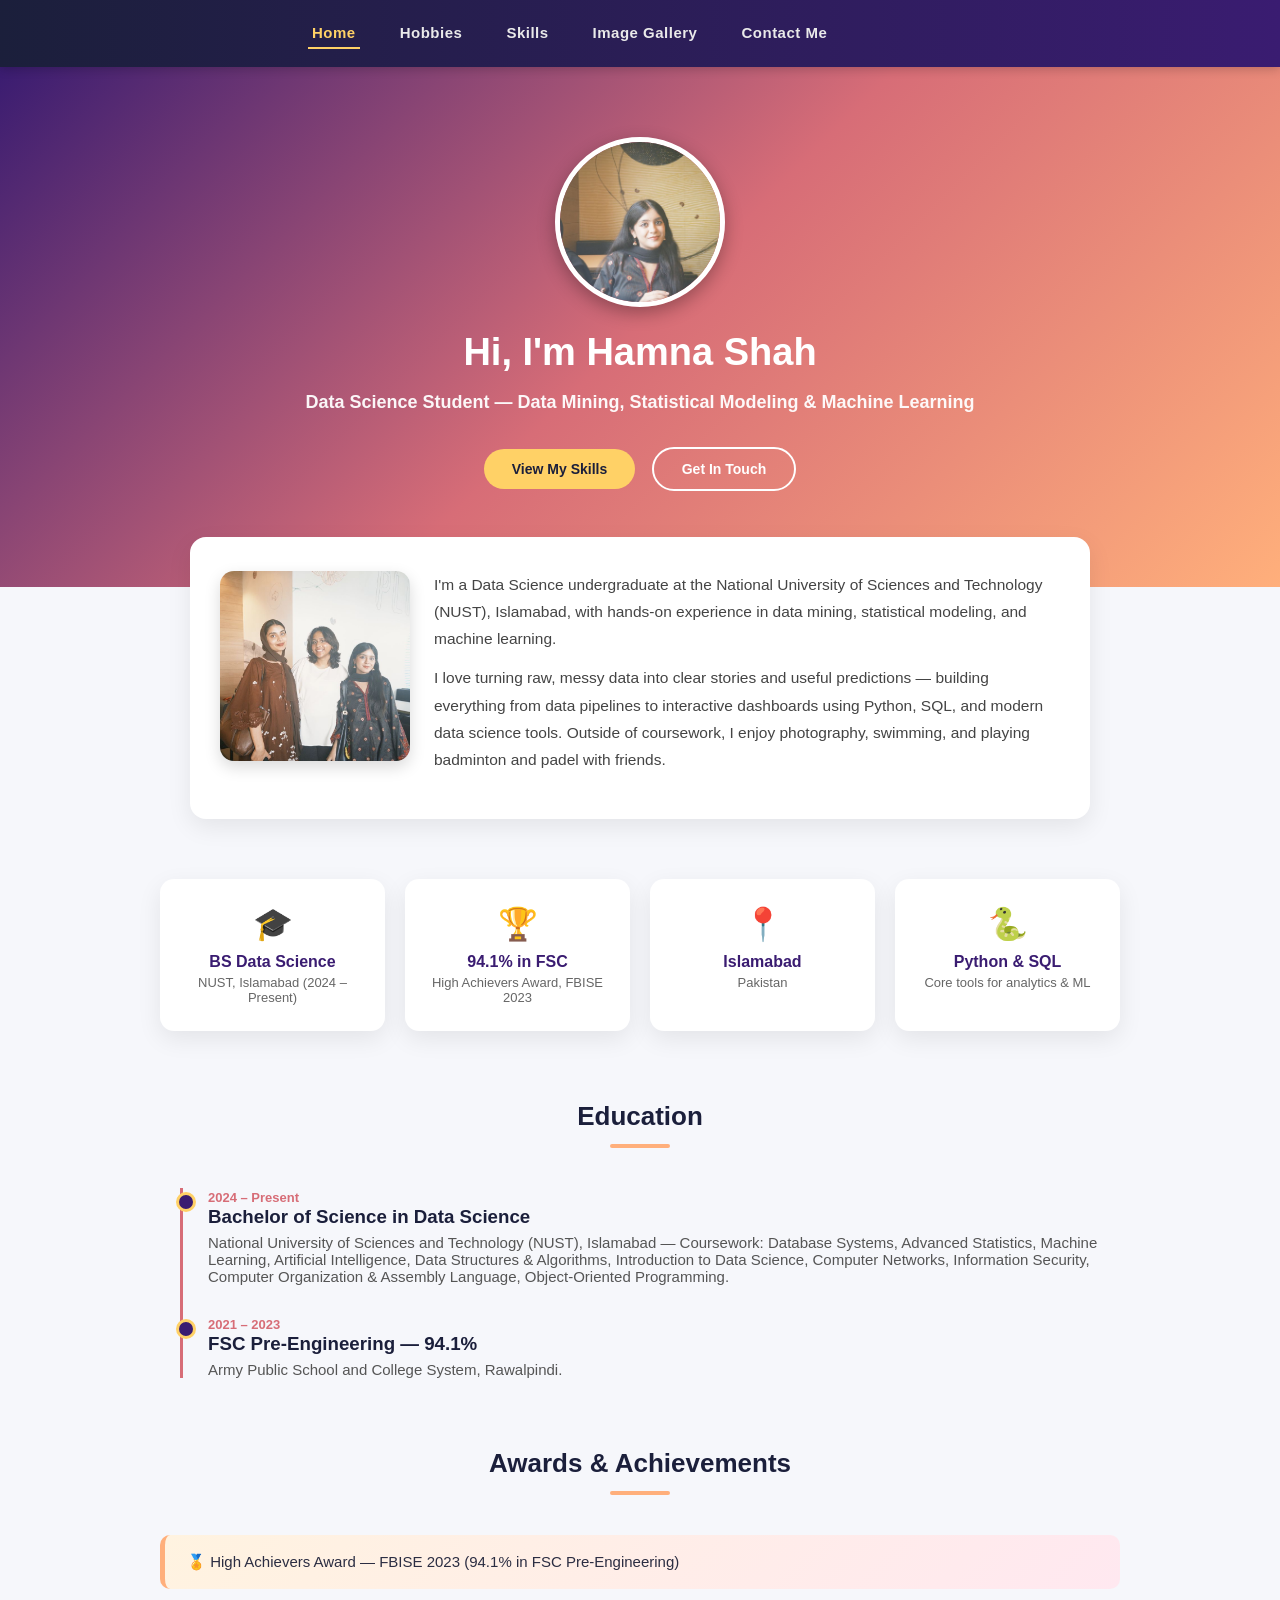
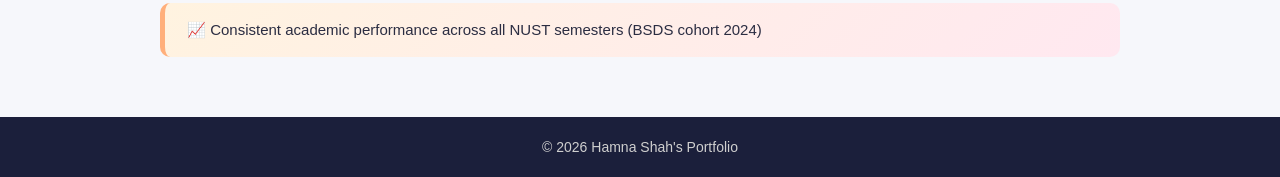
<file: index.html>
<!DOCTYPE html>
<html lang="en">
<head>
<meta charset="UTF-8">
<meta name="viewport" content="width=device-width, initial-scale=1.0">
<title>Home | Hamna Shah</title>
<link rel="stylesheet" href="css/style.css">
</head>
<body>

<nav>
  <div class="nav-inner">
    <a href="index.html" class="active">Home</a>
    <a href="hobbies.html">Hobbies</a>
    <a href="skills.html">Skills</a>
    <a href="gallery.html">Image Gallery</a>
    <a href="contact.html">Contact Me</a>
  </div>
</nav>

<div class="hero">
  <img src="images/photo5.jpg" alt="Hamna Shah">
  <h1>Hi, I'm Hamna Shah</h1>
  <p class="tagline">Data Science Student — Data Mining, Statistical Modeling &amp; Machine Learning</p>
  <div class="btn-row">
    <a href="skills.html" class="btn btn-primary">View My Skills</a>
    <a href="contact.html" class="btn btn-outline">Get In Touch</a>
  </div>
</div>

<div class="about-section">
  <img class="about-photo" src="images/photo1.jpg" alt="Hamna Shah with friends">
  <p>
    I'm a Data Science undergraduate at the National University of Sciences and Technology (NUST),
    Islamabad, with hands-on experience in data mining, statistical modeling, and machine learning.
  </p>
  <p>
    I love turning raw, messy data into clear stories and useful predictions — building everything
    from data pipelines to interactive dashboards using Python, SQL, and modern data science tools.
    Outside of coursework, I enjoy photography, swimming, and playing badminton and padel with friends.
  </p>
</div>

<div class="section">
  <div class="card-row">
    <div class="stat-card">
      <div class="icon">🎓</div>
      <h3>BS Data Science</h3>
      <p>NUST, Islamabad (2024 – Present)</p>
    </div>
    <div class="stat-card">
      <div class="icon">🏆</div>
      <h3>94.1% in FSC</h3>
      <p>High Achievers Award, FBISE 2023</p>
    </div>
    <div class="stat-card">
      <div class="icon">📍</div>
      <h3>Islamabad</h3>
      <p>Pakistan</p>
    </div>
    <div class="stat-card">
      <div class="icon">🐍</div>
      <h3>Python &amp; SQL</h3>
      <p>Core tools for analytics &amp; ML</p>
    </div>
  </div>
</div>

<h2 class="section-title">Education</h2>
<div class="section">
  <div class="timeline">
    <div class="timeline-item">
      <span class="date">2024 – Present</span>
      <h3>Bachelor of Science in Data Science</h3>
      <p>National University of Sciences and Technology (NUST), Islamabad — Coursework: Database Systems,
      Advanced Statistics, Machine Learning, Artificial Intelligence, Data Structures &amp; Algorithms,
      Introduction to Data Science, Computer Networks, Information Security, Computer Organization &amp;
      Assembly Language, Object-Oriented Programming.</p>
    </div>
    <div class="timeline-item">
      <span class="date">2021 – 2023</span>
      <h3>FSC Pre-Engineering — 94.1%</h3>
      <p>Army Public School and College System, Rawalpindi.</p>
    </div>
  </div>
</div>

<h2 class="section-title">Awards &amp; Achievements</h2>
<div class="section">
  <div class="award-box">🏅 High Achievers Award — FBISE 2023 (94.1% in FSC Pre-Engineering)</div>
  <div class="award-box">📈 Consistent academic performance across all NUST semesters (BSDS cohort 2024)</div>
</div>

<footer>&copy; 2026 Hamna Shah's Portfolio</footer>

</body>
</html>
</file>
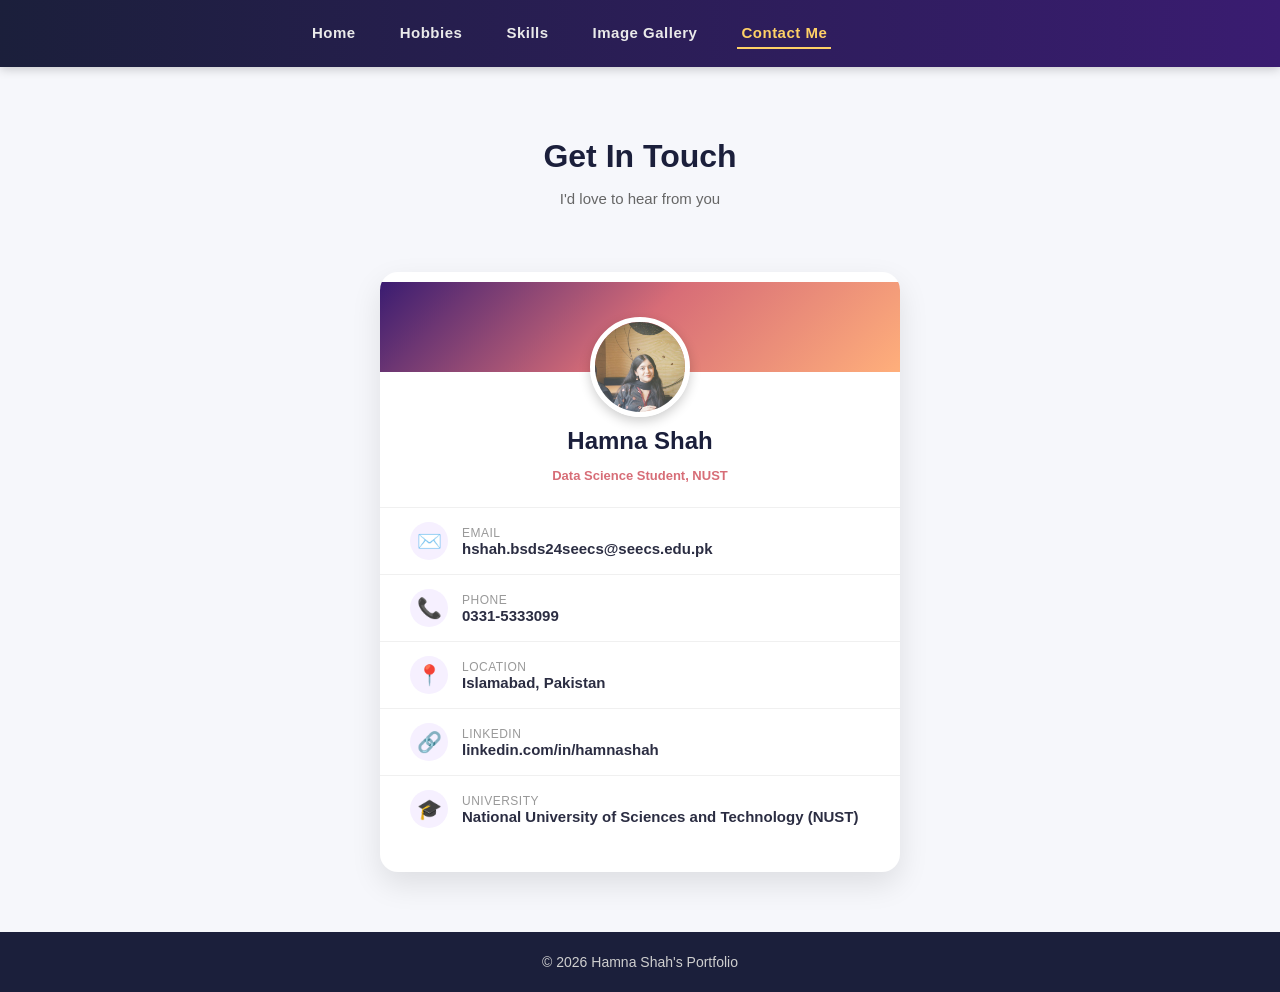
<file: contact.html>
<!DOCTYPE html>
<html lang="en">
<head>
<meta charset="UTF-8">
<meta name="viewport" content="width=device-width, initial-scale=1.0">
<title>Contact Me | Hamna Shah</title>
<link rel="stylesheet" href="css/style.css">
</head>
<body>

<nav>
  <div class="nav-inner">
    <a href="index.html">Home</a>
    <a href="hobbies.html">Hobbies</a>
    <a href="skills.html">Skills</a>
    <a href="gallery.html">Image Gallery</a>
    <a href="contact.html" class="active">Contact Me</a>
  </div>
</nav>

<div class="page-header">
  <h1>Get In Touch</h1>
  <p>I'd love to hear from you</p>
</div>

<div class="card">
  <div class="card-banner"></div>
  <img class="card-avatar" src="images/photo5.jpg" alt="Hamna Shah">
  <h2>Hamna Shah</h2>
  <p class="role">Data Science Student, NUST</p>

  <div class="info-row">
    <div class="icon">✉️</div>
    <div>
      <div class="label">Email</div>
      <div class="value">hshah.bsds24seecs@seecs.edu.pk</div>
    </div>
  </div>
  <div class="info-row">
    <div class="icon">📞</div>
    <div>
      <div class="label">Phone</div>
      <div class="value">0331-5333099</div>
    </div>
  </div>
  <div class="info-row">
    <div class="icon">📍</div>
    <div>
      <div class="label">Location</div>
      <div class="value">Islamabad, Pakistan</div>
    </div>
  </div>
  <div class="info-row">
    <div class="icon">🔗</div>
    <div>
      <div class="label">LinkedIn</div>
      <div class="value">linkedin.com/in/hamnashah</div>
    </div>
  </div>
  <div class="info-row">
    <div class="icon">🎓</div>
    <div>
      <div class="label">University</div>
      <div class="value">National University of Sciences and Technology (NUST)</div>
    </div>
  </div>
</div>

<footer>&copy; 2026 Hamna Shah's Portfolio</footer>

</body>
</html>
</file>
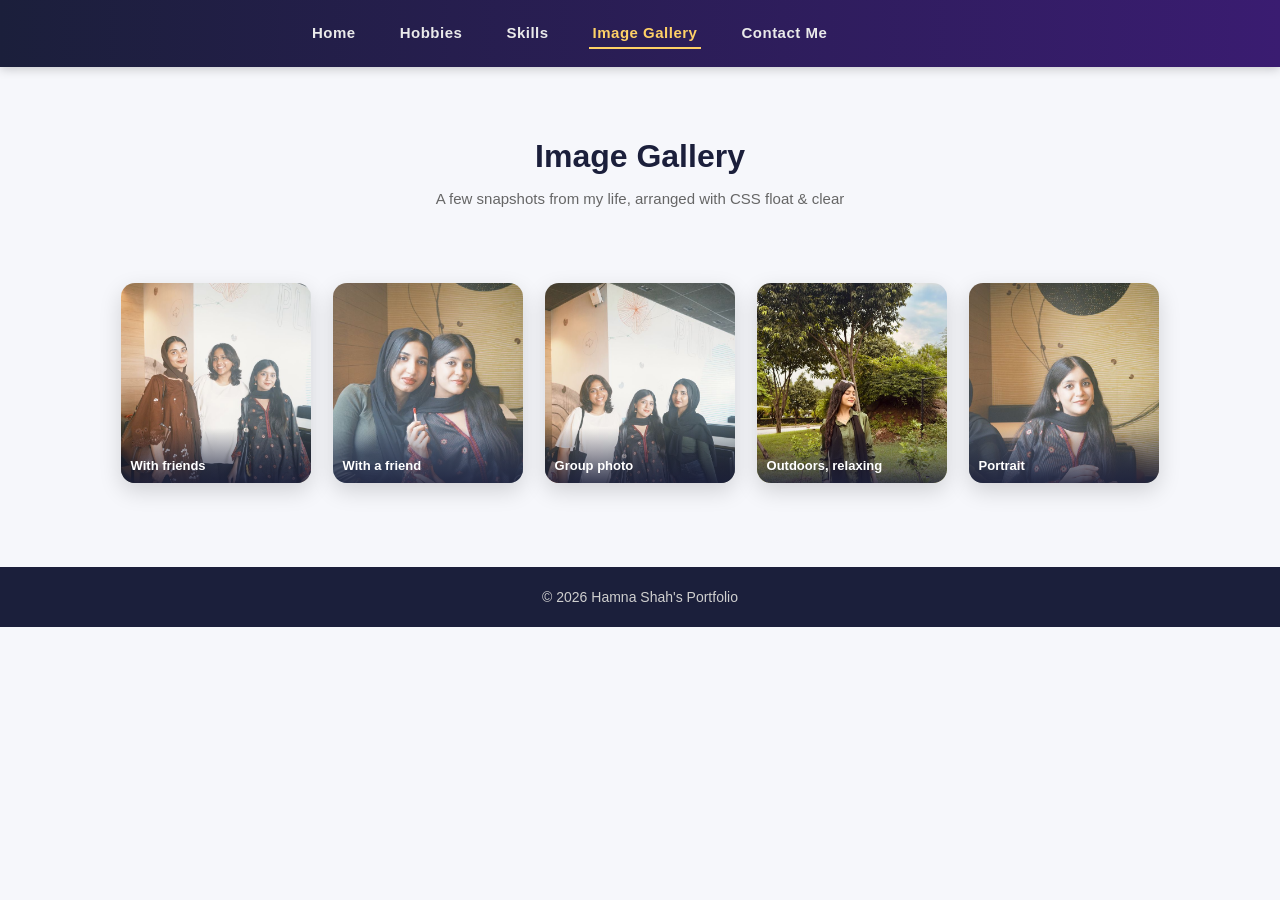
<file: gallery.html>
<!DOCTYPE html>
<html lang="en">
<head>
<meta charset="UTF-8">
<meta name="viewport" content="width=device-width, initial-scale=1.0">
<title>Image Gallery | Hamna Shah</title>
<link rel="stylesheet" href="css/style.css">
</head>
<body>

<nav>
  <div class="nav-inner">
    <a href="index.html">Home</a>
    <a href="hobbies.html">Hobbies</a>
    <a href="skills.html">Skills</a>
    <a href="gallery.html" class="active">Image Gallery</a>
    <a href="contact.html">Contact Me</a>
  </div>
</nav>

<div class="page-header">
  <h1>Image Gallery</h1>
  <p>A few snapshots from my life, arranged with CSS float &amp; clear</p>
</div>

<!-- Each <figure> below floats left; the .gallery::after clearfix (in
     style.css) clears the floats so the gallery box and footer sit
     correctly beneath the images. -->
<div class="gallery">
  <figure>
    <img src="images/photo1.jpg" alt="With friends">
    <figcaption>With friends</figcaption>
  </figure>
  <figure>
    <img src="images/photo2.jpg" alt="With a friend">
    <figcaption>With a friend</figcaption>
  </figure>
  <figure>
    <img src="images/photo3.jpg" alt="Group photo">
    <figcaption>Group photo</figcaption>
  </figure>
  <figure>
    <img src="images/photo4.jpg" alt="Outdoors">
    <figcaption>Outdoors, relaxing</figcaption>
  </figure>
  <figure>
    <img src="images/photo5.jpg" alt="Portrait">
    <figcaption>Portrait</figcaption>
  </figure>
</div>

<footer>&copy; 2026 Hamna Shah's Portfolio</footer>

</body>
</html>
</file>
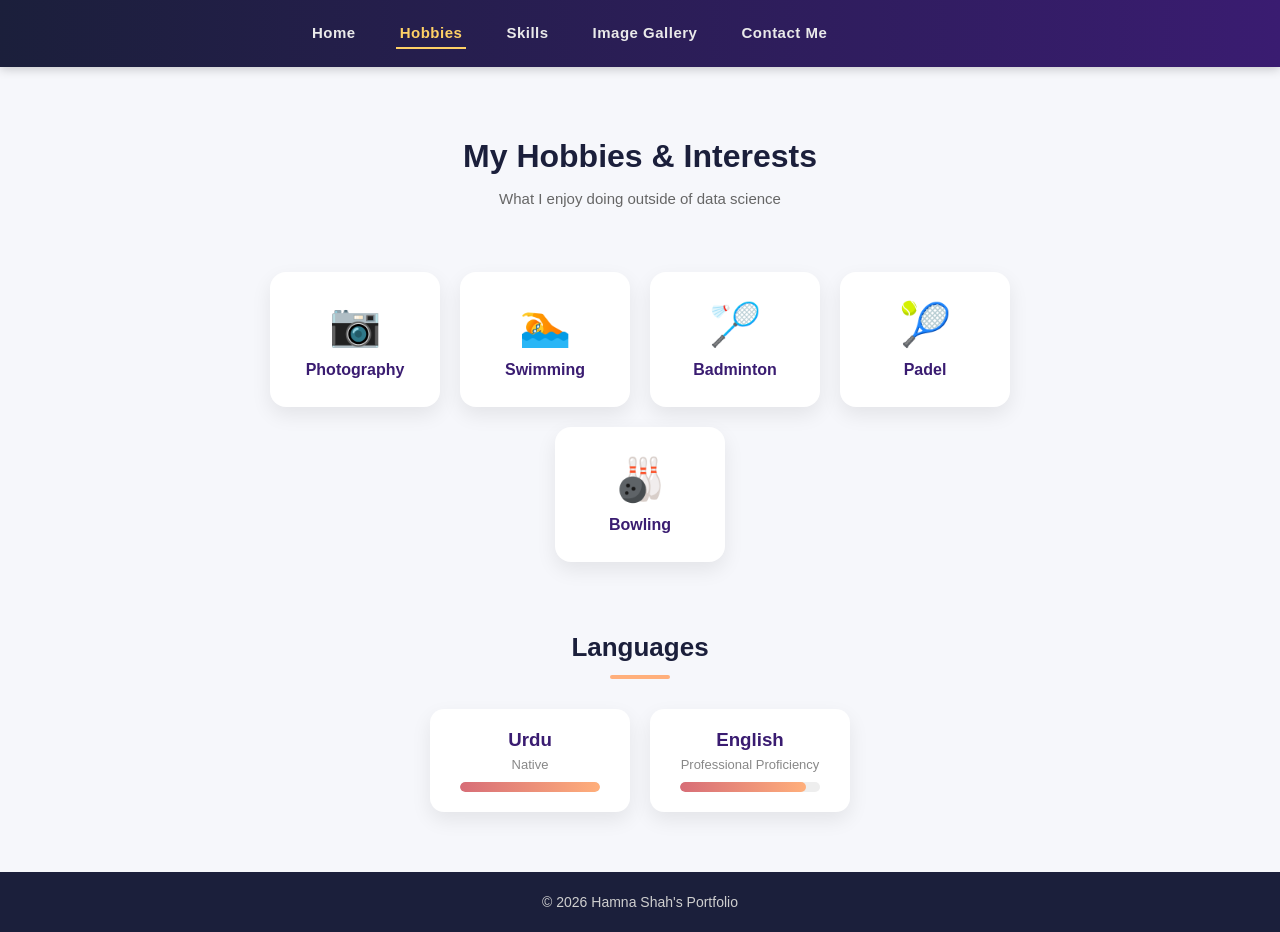
<file: hobbies.html>
<!DOCTYPE html>
<html lang="en">
<head>
<meta charset="UTF-8">
<meta name="viewport" content="width=device-width, initial-scale=1.0">
<title>Hobbies | Hamna Shah</title>
<link rel="stylesheet" href="css/style.css">
</head>
<body>

<nav>
  <div class="nav-inner">
    <a href="index.html">Home</a>
    <a href="hobbies.html" class="active">Hobbies</a>
    <a href="skills.html">Skills</a>
    <a href="gallery.html">Image Gallery</a>
    <a href="contact.html">Contact Me</a>
  </div>
</nav>

<div class="page-header">
  <h1>My Hobbies &amp; Interests</h1>
  <p>What I enjoy doing outside of data science</p>
</div>

<div class="content">
  <div class="hobby-grid">
    <div class="hobby-card"><div class="emoji">📷</div><h3>Photography</h3></div>
    <div class="hobby-card"><div class="emoji">🏊</div><h3>Swimming</h3></div>
    <div class="hobby-card"><div class="emoji">🏸</div><h3>Badminton</h3></div>
    <div class="hobby-card"><div class="emoji">🎾</div><h3>Padel</h3></div>
    <div class="hobby-card"><div class="emoji">🎳</div><h3>Bowling</h3></div>
  </div>

  <h2 class="section-title">Languages</h2>
  <div class="lang-row">
    <div class="lang-card">
      <h3>Urdu</h3>
      <p class="lang-level">Native</p>
      <div class="bar"><div class="fill" style="width: 100%;"></div></div>
    </div>
    <div class="lang-card">
      <h3>English</h3>
      <p class="lang-level">Professional Proficiency</p>
      <div class="bar"><div class="fill" style="width: 90%;"></div></div>
    </div>
  </div>
</div>

<footer>&copy; 2026 Hamna Shah's Portfolio</footer>

</body>
</html>
</file>
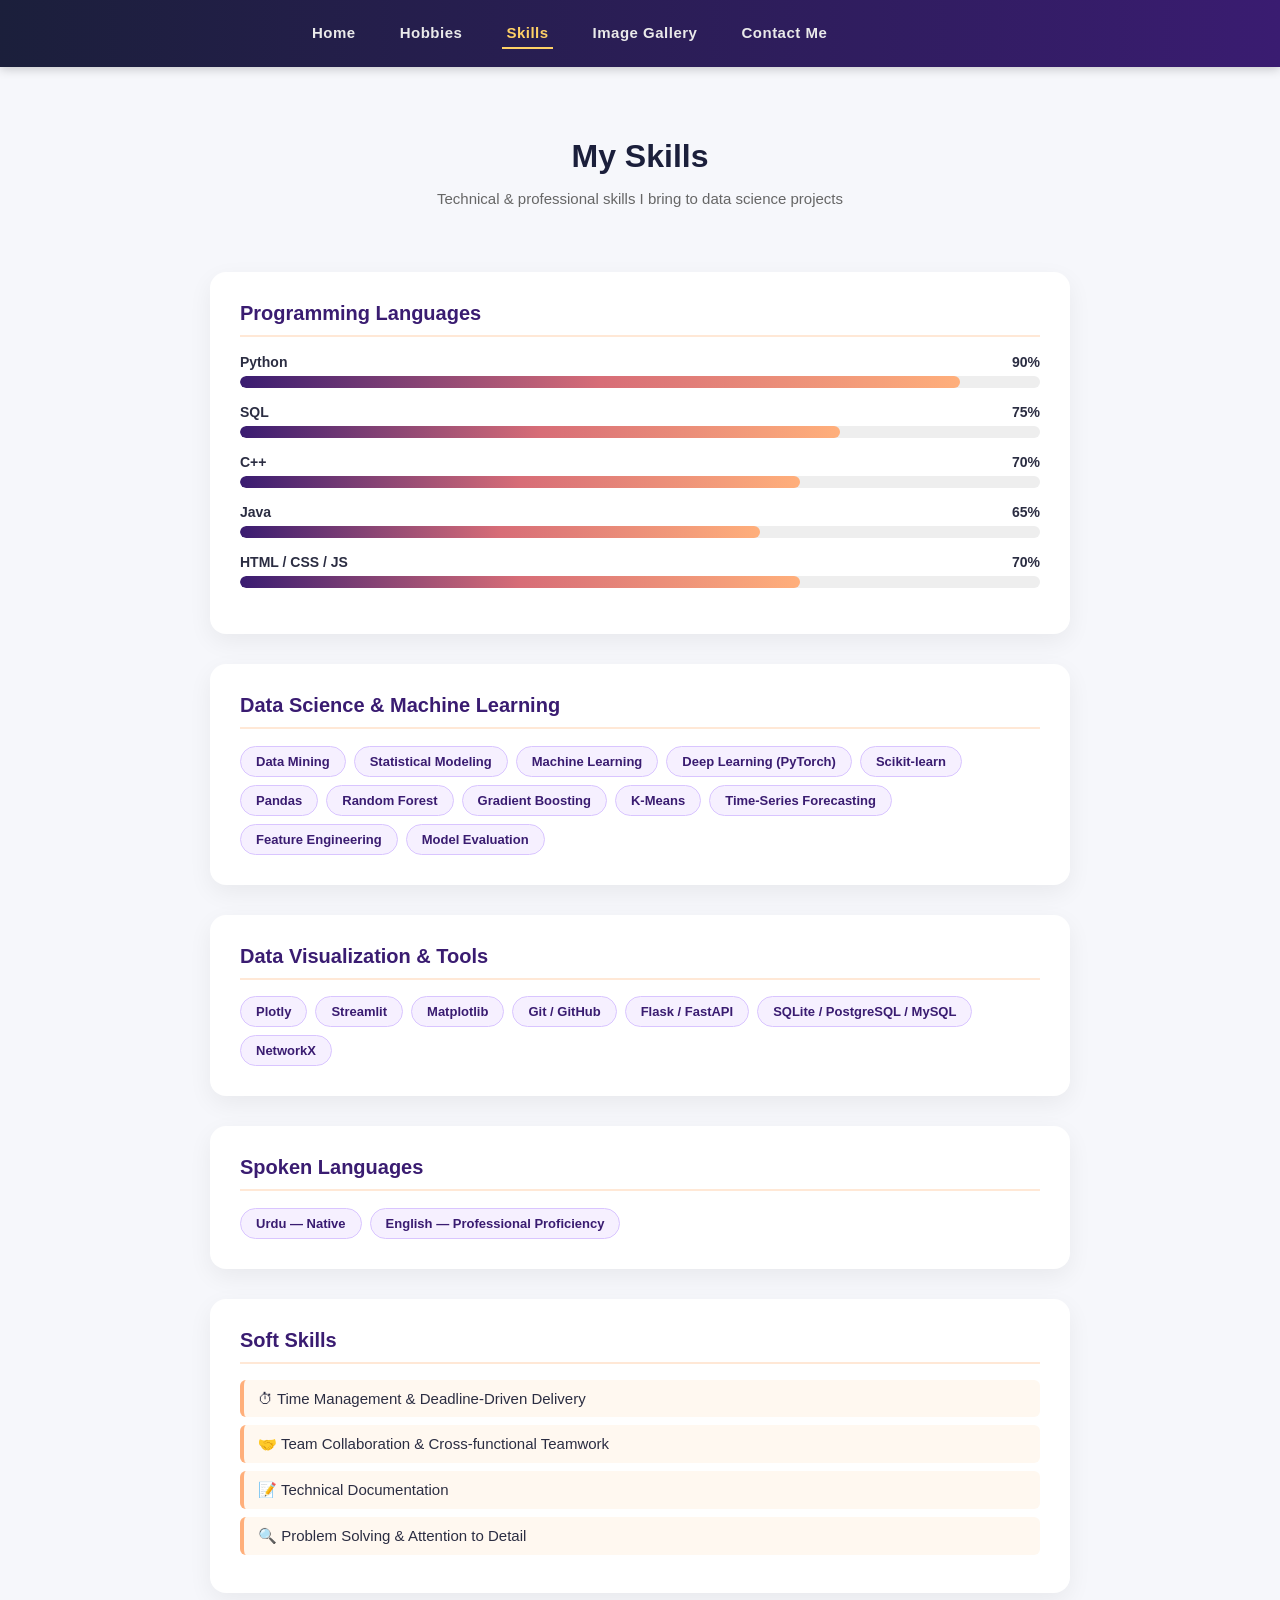
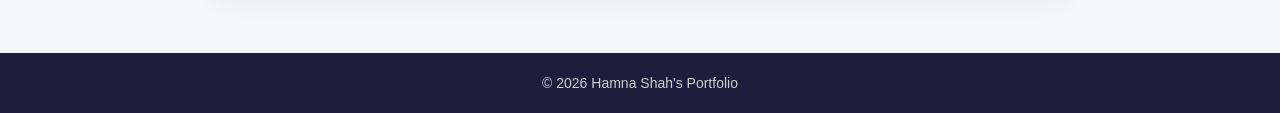
<file: skills.html>
<!DOCTYPE html>
<html lang="en">
<head>
<meta charset="UTF-8">
<meta name="viewport" content="width=device-width, initial-scale=1.0">
<title>Skills | Hamna Shah</title>
<link rel="stylesheet" href="css/style.css">
</head>
<body>

<nav>
  <div class="nav-inner">
    <a href="index.html">Home</a>
    <a href="hobbies.html">Hobbies</a>
    <a href="skills.html" class="active">Skills</a>
    <a href="gallery.html">Image Gallery</a>
    <a href="contact.html">Contact Me</a>
  </div>
</nav>

<div class="page-header">
  <h1>My Skills</h1>
  <p>Technical &amp; professional skills I bring to data science projects</p>
</div>

<div class="content">

  <div class="panel">
    <h2>Programming Languages</h2>
    <div class="skill-row">
      <div class="skill-label"><span>Python</span><span>90%</span></div>
      <div class="skill-bar"><div class="skill-fill" style="width: 90%;"></div></div>
    </div>
    <div class="skill-row">
      <div class="skill-label"><span>SQL</span><span>75%</span></div>
      <div class="skill-bar"><div class="skill-fill" style="width: 75%;"></div></div>
    </div>
    <div class="skill-row">
      <div class="skill-label"><span>C++</span><span>70%</span></div>
      <div class="skill-bar"><div class="skill-fill" style="width: 70%;"></div></div>
    </div>
    <div class="skill-row">
      <div class="skill-label"><span>Java</span><span>65%</span></div>
      <div class="skill-bar"><div class="skill-fill" style="width: 65%;"></div></div>
    </div>
    <div class="skill-row">
      <div class="skill-label"><span>HTML / CSS / JS</span><span>70%</span></div>
      <div class="skill-bar"><div class="skill-fill" style="width: 70%;"></div></div>
    </div>
  </div>

  <div class="panel">
    <h2>Data Science &amp; Machine Learning</h2>
    <div class="tag-cloud">
      <span class="tag">Data Mining</span>
      <span class="tag">Statistical Modeling</span>
      <span class="tag">Machine Learning</span>
      <span class="tag">Deep Learning (PyTorch)</span>
      <span class="tag">Scikit-learn</span>
      <span class="tag">Pandas</span>
      <span class="tag">Random Forest</span>
      <span class="tag">Gradient Boosting</span>
      <span class="tag">K-Means</span>
      <span class="tag">Time-Series Forecasting</span>
      <span class="tag">Feature Engineering</span>
      <span class="tag">Model Evaluation</span>
    </div>
  </div>

  <div class="panel">
    <h2>Data Visualization &amp; Tools</h2>
    <div class="tag-cloud">
      <span class="tag">Plotly</span>
      <span class="tag">Streamlit</span>
      <span class="tag">Matplotlib</span>
      <span class="tag">Git / GitHub</span>
      <span class="tag">Flask / FastAPI</span>
      <span class="tag">SQLite / PostgreSQL / MySQL</span>
      <span class="tag">NetworkX</span>
    </div>
  </div>

  <div class="panel">
    <h2>Spoken Languages</h2>
    <div class="tag-cloud">
      <span class="tag">Urdu — Native</span>
      <span class="tag">English — Professional Proficiency</span>
    </div>
  </div>

  <div class="panel">
    <h2>Soft Skills</h2>
    <ul class="soft-list">
      <li>⏱ Time Management &amp; Deadline-Driven Delivery</li>
      <li>🤝 Team Collaboration &amp; Cross-functional Teamwork</li>
      <li>📝 Technical Documentation</li>
      <li>🔍 Problem Solving &amp; Attention to Detail</li>
    </ul>
  </div>

</div>

<footer>&copy; 2026 Hamna Shah's Portfolio</footer>

</body>
</html>
</file>
<file: css/style.css>
/* =========================================================
   Hamna Shah — Personal Portfolio
   Lab 3: HTML Advanced (External Stylesheet)
   ========================================================= */

/* ---------- Reset & Base ---------- */
* { box-sizing: border-box; }

body {
  margin: 0;
  font-family: 'Segoe UI', Helvetica, Arial, sans-serif;
  background-color: #f6f7fb;
  color: #2b2d42;
}

/* Generic clearfix — used everywhere a floated child needs to be
   "cleared" so the parent box wraps around it correctly. */
.clearfix::after {
  content: "";
  display: table;
  clear: both;
}

/* ---------- Navigation menu (float based, horizontal links) ---------- */
nav {
  background: linear-gradient(90deg, #1b1f3b, #3a1c71);
  padding: 18px 10px;
  position: sticky;
  top: 0;
  z-index: 100;
  box-shadow: 0 2px 10px rgba(0, 0, 0, 0.2);
}

.nav-inner {
  max-width: 700px;
  margin: 0 auto;
  text-align: center;
}

nav a {
  float: left;
  color: #eaeaea;
  margin: 0 18px;
  text-decoration: none;
  font-weight: 600;
  font-size: 15px;
  letter-spacing: 0.5px;
  padding: 6px 4px;
  border-bottom: 2px solid transparent;
  transition: all 0.25s ease;
}

nav a:hover,
nav a.active {
  color: #ffd166;
  border-bottom: 2px solid #ffd166;
}

/* clear the floated links so the sticky nav's height is correct */
.nav-inner::after {
  content: "";
  display: table;
  clear: both;
}

/* ---------- Hero (index page) ---------- */
.hero {
  background: linear-gradient(135deg, #3a1c71, #d76d77, #ffaf7b);
  color: white;
  text-align: center;
  padding: 70px 20px 90px;
}

.hero img {
  width: 170px;
  height: 170px;
  border-radius: 50%;
  object-fit: cover;
  border: 5px solid white;
  box-shadow: 0 6px 18px rgba(0, 0, 0, 0.3);
}

.hero h1 { margin: 20px 0 8px; font-size: 38px; }
.hero .tagline { font-size: 18px; font-weight: 600; opacity: 0.95; }

.btn-row { margin-top: 28px; }
.btn {
  display: inline-block;
  padding: 12px 28px;
  margin: 6px;
  border-radius: 30px;
  text-decoration: none;
  font-weight: bold;
  font-size: 14px;
  transition: transform 0.2s ease, box-shadow 0.2s ease;
}
.btn-primary { background: #ffd166; color: #1b1f3b; }
.btn-outline { background: transparent; color: white; border: 2px solid white; }
.btn:hover { transform: translateY(-3px); box-shadow: 0 8px 16px rgba(0, 0, 0, 0.25); }

/* ---------- About section — FLOAT + CLEAR demo (image + text) ---------- */
.about-section {
  max-width: 900px;
  margin: -50px auto 60px;
  background: white;
  border-radius: 16px;
  padding: 34px 30px;
  box-shadow: 0 8px 24px rgba(0, 0, 0, 0.08);
}

.about-section .about-photo {
  float: left;
  width: 190px;
  height: 190px;
  object-fit: cover;
  border-radius: 14px;
  margin: 0 24px 12px 0;
  box-shadow: 0 6px 16px rgba(0, 0, 0, 0.15);
}

.about-section p {
  margin: 0 0 12px;
  font-size: 15.5px;
  line-height: 1.75;
  color: #444;
}

/* clear the float so the section's background wraps the full photo height
   and nothing below it collides with the floated image */
.about-section::after {
  content: "";
  display: table;
  clear: both;
}

/* ---------- Reusable section / stat cards ---------- */
.section { max-width: 1000px; margin: 40px auto 60px; padding: 0 20px; }
.card-row { display: flex; flex-wrap: wrap; gap: 20px; justify-content: center; }
.stat-card {
  background: white;
  border-radius: 14px;
  padding: 26px 20px;
  text-align: center;
  box-shadow: 0 8px 24px rgba(0, 0, 0, 0.08);
  flex: 1 1 200px;
  max-width: 230px;
  transition: transform 0.25s ease;
}
.stat-card:hover { transform: translateY(-6px); }
.stat-card .icon { font-size: 32px; }
.stat-card h3 { margin: 10px 0 4px; color: #3a1c71; font-size: 16px; }
.stat-card p { margin: 0; font-size: 13px; color: #666; }

h2.section-title {
  text-align: center;
  font-size: 26px;
  color: #1b1f3b;
  margin: 70px 0 30px;
  position: relative;
}
h2.section-title::after {
  content: "";
  display: block;
  width: 60px;
  height: 4px;
  background: #ffaf7b;
  margin: 12px auto 0;
  border-radius: 2px;
}

/* ---------- Timeline (Education) ---------- */
.timeline { border-left: 3px solid #d76d77; margin-left: 20px; padding-left: 25px; }
.timeline-item { margin-bottom: 30px; position: relative; }
.timeline-item::before {
  content: "";
  position: absolute;
  left: -32px; top: 4px;
  width: 14px; height: 14px;
  background: #3a1c71;
  border-radius: 50%;
  border: 3px solid #ffd166;
}
.timeline-item h3 { margin: 0 0 4px; color: #1b1f3b; }
.timeline-item span.date { color: #d76d77; font-weight: bold; font-size: 13px; }
.timeline-item p { margin: 6px 0 0; color: #555; font-size: 15px; }

/* ---------- Awards ---------- */
.award-box {
  background: linear-gradient(135deg, #fff3e0, #ffe8f0);
  border-left: 5px solid #ffaf7b;
  padding: 18px 22px;
  border-radius: 10px;
  margin-bottom: 14px;
  font-size: 15px;
}

/* ---------- Generic page header ---------- */
.page-header { text-align: center; padding: 50px 20px 20px; }
.page-header h1 { font-size: 32px; color: #1b1f3b; margin-bottom: 6px; }
.page-header p { color: #666; font-size: 15px; }
.content { max-width: 900px; margin: 0 auto 60px; padding: 0 20px; }

/* ---------- Hobbies page ---------- */
.hobby-grid { display: flex; flex-wrap: wrap; gap: 20px; justify-content: center; margin-top: 30px; }
.hobby-card {
  background: white;
  width: 170px;
  padding: 28px 15px;
  text-align: center;
  border-radius: 16px;
  box-shadow: 0 8px 20px rgba(0, 0, 0, 0.08);
  transition: transform 0.25s ease, box-shadow 0.25s ease;
}
.hobby-card:hover { transform: translateY(-8px) rotate(-1deg); box-shadow: 0 14px 26px rgba(0, 0, 0, 0.15); }
.hobby-card .emoji { font-size: 42px; }
.hobby-card h3 { margin: 12px 0 0; font-size: 16px; color: #3a1c71; }

.lang-row { display: flex; gap: 20px; justify-content: center; flex-wrap: wrap; }
.lang-card {
  background: white;
  border-radius: 14px;
  padding: 20px 30px;
  min-width: 200px;
  box-shadow: 0 8px 20px rgba(0, 0, 0, 0.08);
  text-align: center;
}
.lang-card h3 { margin: 0 0 6px; color: #3a1c71; }
.lang-card .lang-level { margin: 0; font-size: 13px; color: #888; }
.lang-card .bar { background: #eee; border-radius: 10px; height: 10px; margin-top: 10px; overflow: hidden; }
.lang-card .fill { background: linear-gradient(90deg, #d76d77, #ffaf7b); height: 100%; border-radius: 10px; }

/* ---------- Contact page ---------- */
.card {
  max-width: 520px;
  margin: 30px auto 60px;
  background: white;
  border-radius: 18px;
  padding: 10px 0 30px;
  box-shadow: 0 12px 30px rgba(0, 0, 0, 0.1);
  overflow: hidden;
}
.card-banner { height: 90px; background: linear-gradient(135deg, #3a1c71, #d76d77, #ffaf7b); }
.card-avatar {
  width: 100px;
  height: 100px;
  border-radius: 50%;
  object-fit: cover;
  border: 5px solid white;
  display: block;
  margin: -55px auto 10px;
  box-shadow: 0 4px 12px rgba(0, 0, 0, 0.2);
}
.card h2 { text-align: center; margin: 0 0 4px; color: #1b1f3b; }
.card .role { text-align: center; color: #d76d77; font-weight: 600; font-size: 13px; margin-bottom: 24px; }

.info-row {
  display: flex;
  align-items: center;
  gap: 14px;
  padding: 14px 30px;
  border-top: 1px solid #f0f0f0;
}
.info-row .icon {
  font-size: 20px;
  width: 38px; height: 38px;
  background: #f6f0ff;
  border-radius: 50%;
  display: flex;
  align-items: center;
  justify-content: center;
  flex-shrink: 0;
}
.info-row .label { font-size: 12px; color: #999; text-transform: uppercase; letter-spacing: 0.5px; }
.info-row .value { font-size: 15px; font-weight: 600; color: #2b2d42; }

/* ---------- Skills page ---------- */
.panel {
  background: white;
  border-radius: 16px;
  padding: 30px;
  margin-top: 30px;
  box-shadow: 0 8px 24px rgba(0, 0, 0, 0.06);
}
.panel h2 { margin-top: 0; color: #3a1c71; font-size: 20px; border-bottom: 2px solid #ffe8d6; padding-bottom: 10px; }

.skill-row { margin: 16px 0; }
.skill-label { display: flex; justify-content: space-between; font-size: 14px; font-weight: 600; margin-bottom: 6px; color: #2b2d42; }
.skill-bar { background: #eee; border-radius: 10px; height: 12px; overflow: hidden; }
.skill-fill { height: 100%; border-radius: 10px; background: linear-gradient(90deg, #3a1c71, #d76d77, #ffaf7b); }

.tag-cloud { display: flex; flex-wrap: wrap; gap: 8px; }
.tag {
  background: #f6f0ff;
  color: #3a1c71;
  border: 1px solid #d9c5ff;
  padding: 7px 15px;
  border-radius: 20px;
  font-size: 13px;
  font-weight: 600;
  transition: all 0.2s ease;
}
.tag:hover { background: #3a1c71; color: white; }

ul.soft-list { list-style: none; padding: 0; margin: 0; }
ul.soft-list li {
  padding: 10px 14px;
  margin-bottom: 8px;
  background: #fff8f0;
  border-left: 4px solid #ffaf7b;
  border-radius: 6px;
  font-size: 15px;
}

/* ---------- Image gallery — FLOAT + CLEAR layout ---------- */
.gallery {
  max-width: 1100px;
  margin: 30px auto 60px;
  padding: 0 20px;
}

/* Clear the floated figures so the gallery box wraps them completely
   and the footer below never overlaps the last row of images. */
.gallery::after {
  content: "";
  display: table;
  clear: both;
}

.gallery figure {
  float: left;
  width: 18%;
  margin: 1% 1% 24px 1%;
  position: relative;
  overflow: hidden;
  border-radius: 14px;
  box-shadow: 0 8px 22px rgba(0, 0, 0, 0.15);
}

.gallery img {
  width: 100%;
  height: 200px;
  object-fit: cover;
  display: block;
  transition: transform 0.4s ease;
}
.gallery figure:hover img { transform: scale(1.08); }

.gallery figcaption {
  position: absolute;
  bottom: 0; left: 0; right: 0;
  background: linear-gradient(transparent, rgba(27, 31, 59, 0.85));
  color: white;
  padding: 30px 10px 10px;
  font-size: 13px;
  font-weight: 600;
  text-align: left;
}

/* Responsive: on narrow screens stop floating side by side, stack instead */
@media (max-width: 780px) {
  .gallery figure { float: none; width: 100%; margin: 0 0 20px 0; }
  .gallery img { height: 240px; }
  .about-section .about-photo { float: none; display: block; margin: 0 auto 18px; }
}

/* ---------- Footer ---------- */
footer {
  text-align: center;
  padding: 22px;
  background: #1b1f3b;
  color: #cfcfcf;
  font-size: 14px;
  clear: both;
}
</file>
